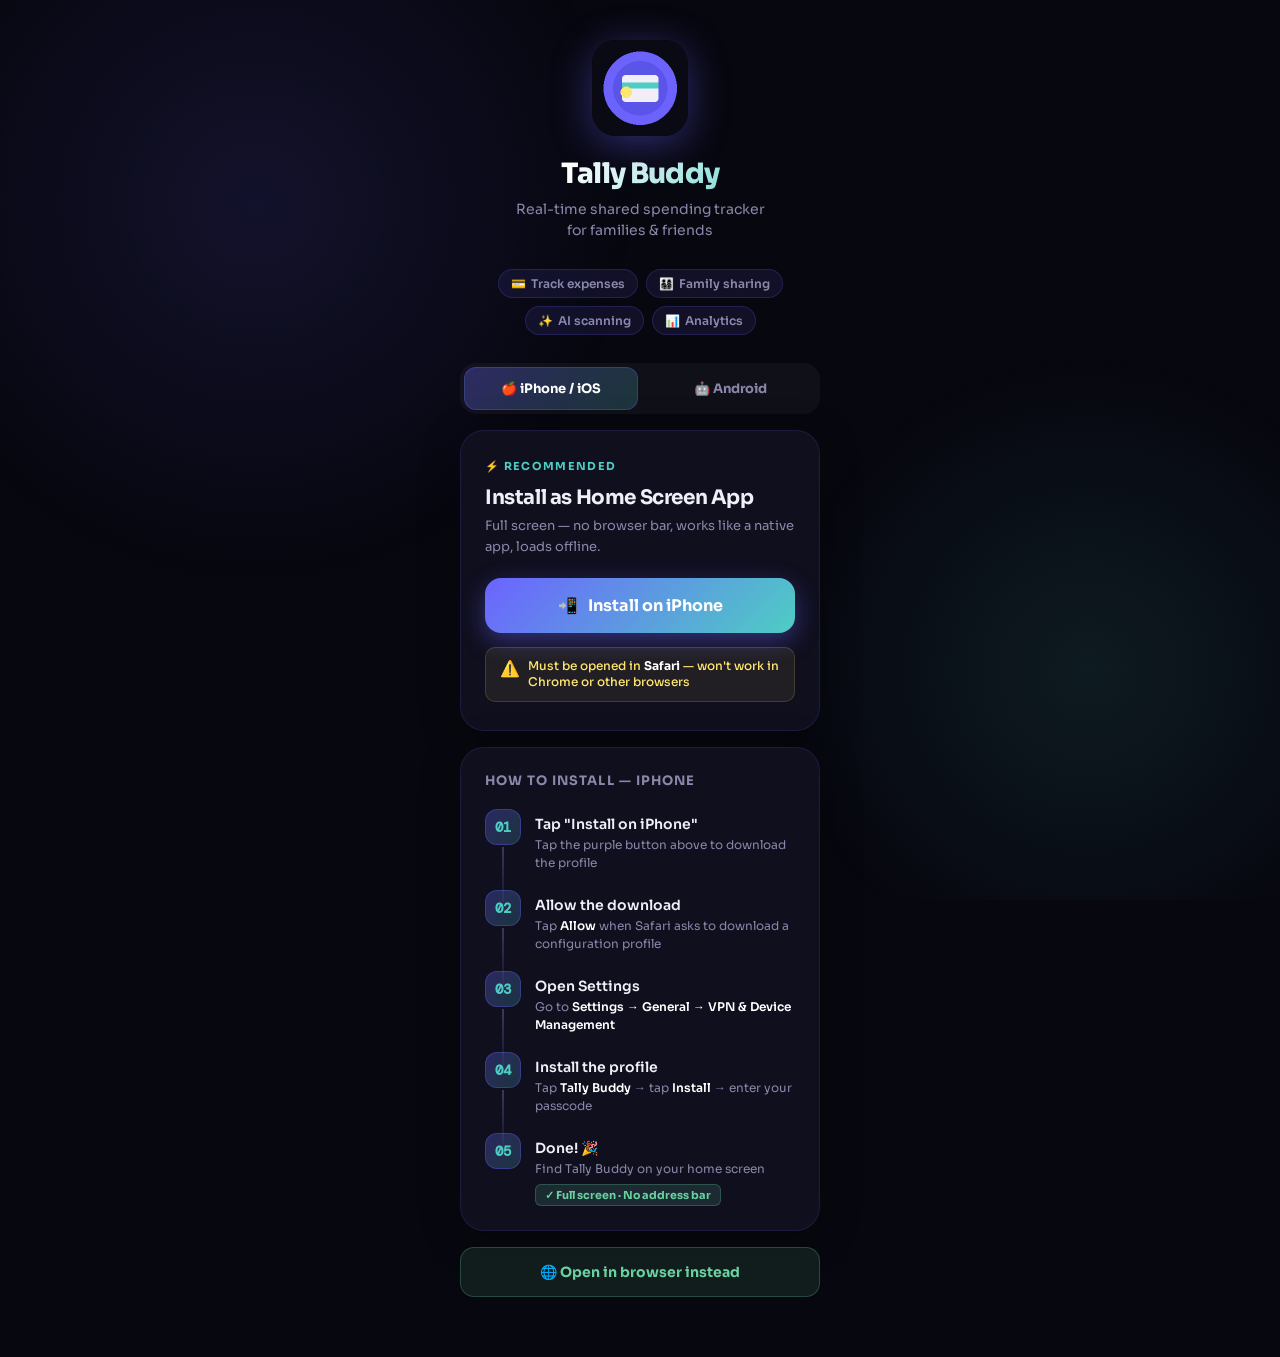
<file: install.html>
<!DOCTYPE html>
<html lang="en">
<head>
<meta charset="UTF-8">
<meta name="viewport" content="width=device-width, initial-scale=1.0">
<title>Install Tally Buddy</title>
<link rel="preconnect" href="https://fonts.googleapis.com">
<link href="https://fonts.googleapis.com/css2?family=Sora:wght@300;400;600;700;800&family=DM+Mono:wght@400;500&display=swap" rel="stylesheet">
<style>
  :root{--bg:#07070F;--card:#0F0F1E;--accent:#6C63FF;--accent2:#4ECDC4;--green:#69D2A0;--yellow:#FFE66D;--text:#F0EEF6;--muted:#8A88AA;--dim:#3A3860;--border:rgba(108,99,255,0.15)}
  *{box-sizing:border-box;margin:0;padding:0}
  body{font-family:'Sora',sans-serif;background:var(--bg);color:var(--text);min-height:100vh;overflow-x:hidden}
  .bg-glow{position:fixed;inset:0;pointer-events:none;z-index:0;overflow:hidden}
  .bg-glow::before{content:'';position:absolute;top:-20%;left:-10%;width:60vw;height:60vw;border-radius:50%;background:radial-gradient(circle,rgba(108,99,255,0.12),transparent 70%);animation:drift1 8s ease-in-out infinite alternate}
  .bg-glow::after{content:'';position:absolute;bottom:-10%;right:-10%;width:50vw;height:50vw;border-radius:50%;background:radial-gradient(circle,rgba(78,205,196,0.1),transparent 70%);animation:drift2 10s ease-in-out infinite alternate}
  @keyframes drift1{from{transform:translate(0,0)}to{transform:translate(5vw,3vh)}}
  @keyframes drift2{from{transform:translate(0,0)}to{transform:translate(-4vw,-5vh)}}
  .wrapper{position:relative;z-index:1;max-width:400px;margin:0 auto;padding:40px 20px 60px}
  .header{text-align:center;margin-bottom:28px;animation:fadeUp 0.6s ease both}
  .app-icon{width:96px;height:96px;border-radius:24px;margin:0 auto 20px;display:block;box-shadow:0 8px 40px rgba(108,99,255,0.4);animation:iconPop 0.7s cubic-bezier(.22,.68,0,1.3) both}
  .app-name{font-size:28px;font-weight:800;letter-spacing:-0.03em;background:linear-gradient(135deg,#fff 30%,var(--accent2));-webkit-background-clip:text;-webkit-text-fill-color:transparent;background-clip:text;margin-bottom:8px}
  .app-tagline{font-size:14px;color:var(--muted);line-height:1.5}
  .features{display:flex;gap:8px;justify-content:center;flex-wrap:wrap;margin:16px 0 28px;animation:fadeUp 0.6s 0.1s ease both}
  .pill{display:flex;align-items:center;gap:5px;padding:6px 12px;border-radius:999px;background:rgba(108,99,255,0.1);border:1px solid rgba(108,99,255,0.2);font-size:12px;font-weight:600;color:var(--muted)}
  .platform-tabs{display:flex;gap:6px;margin-bottom:16px;background:rgba(255,255,255,0.04);border-radius:16px;padding:4px;animation:fadeUp 0.6s 0.15s ease both}
  .platform-tab{flex:1;padding:12px 8px;border-radius:12px;font-size:13px;font-weight:700;font-family:'Sora',sans-serif;background:transparent;color:var(--muted);border:none;cursor:pointer;transition:all 0.2s;display:flex;align-items:center;justify-content:center;gap:6px}
  .platform-tab.active{background:linear-gradient(135deg,rgba(108,99,255,0.3),rgba(78,205,196,0.2));color:#fff;border:1px solid rgba(108,99,255,0.3)}
  .cta-card{background:var(--card);border:1px solid var(--border);border-radius:24px;padding:28px 24px;margin-bottom:16px;animation:fadeUp 0.6s 0.2s ease both;box-shadow:0 8px 40px rgba(0,0,0,0.3)}
  .cta-label{font-size:11px;letter-spacing:0.12em;text-transform:uppercase;color:var(--accent2);font-weight:700;margin-bottom:12px}
  .cta-title{font-size:20px;font-weight:700;margin-bottom:6px;letter-spacing:-0.02em}
  .cta-sub{font-size:13px;color:var(--muted);margin-bottom:20px;line-height:1.6}
  .install-btn{display:flex;align-items:center;justify-content:center;gap:10px;width:100%;padding:17px;border-radius:16px;background:linear-gradient(135deg,var(--accent),var(--accent2));color:#fff;font-size:16px;font-weight:700;font-family:'Sora',sans-serif;text-decoration:none;border:none;cursor:pointer;box-shadow:0 8px 24px rgba(108,99,255,0.4);transition:transform 0.15s}
  .install-btn:active{transform:scale(0.97)}
  .android-btn{display:flex;align-items:center;justify-content:center;gap:10px;width:100%;padding:17px;border-radius:16px;background:linear-gradient(135deg,#34A853,#4ECDC4);color:#fff;font-size:16px;font-weight:700;font-family:'Sora',sans-serif;text-decoration:none;border:none;cursor:pointer;box-shadow:0 8px 24px rgba(52,168,83,0.35);transition:transform 0.15s}
  .android-btn:active{transform:scale(0.97)}
  .note-box{display:flex;align-items:flex-start;gap:8px;margin-top:14px;padding:10px 14px;border-radius:10px;background:rgba(255,230,109,0.08);border:1px solid rgba(255,230,109,0.15)}
  .note-box p{font-size:12px;color:var(--yellow);font-weight:500;line-height:1.4}
  .note-box p strong{color:#fff}
  .note-box.green{background:rgba(105,210,160,0.08);border-color:rgba(105,210,160,0.2)}
  .note-box.green p{color:var(--green)}
  .steps-card{background:var(--card);border:1px solid var(--border);border-radius:24px;padding:24px;animation:fadeUp 0.6s 0.3s ease both;box-shadow:0 8px 40px rgba(0,0,0,0.3)}
  .steps-title{font-size:13px;font-weight:700;color:var(--muted);letter-spacing:0.08em;text-transform:uppercase;margin-bottom:20px}
  .step{display:flex;gap:14px;align-items:flex-start;margin-bottom:18px;position:relative}
  .step:last-child{margin-bottom:0}
  .step::before{content:'';position:absolute;left:17px;top:38px;width:2px;height:calc(100% + 4px);background:linear-gradient(to bottom,var(--dim),transparent)}
  .step:last-child::before{display:none}
  .step-num{width:36px;height:36px;border-radius:12px;flex-shrink:0;background:linear-gradient(135deg,rgba(108,99,255,0.3),rgba(78,205,196,0.2));border:1px solid rgba(108,99,255,0.3);display:flex;align-items:center;justify-content:center;font-size:14px;font-weight:700;color:var(--accent2);font-family:'DM Mono',monospace}
  .step-num.g{background:linear-gradient(135deg,rgba(52,168,83,0.3),rgba(78,205,196,0.2));border-color:rgba(52,168,83,0.3);color:var(--green)}
  .step-content{flex:1;padding-top:6px}
  .step-heading{font-size:14px;font-weight:600;color:var(--text);margin-bottom:3px}
  .step-detail{font-size:12px;color:var(--muted);line-height:1.5}
  .step-detail strong{color:#fff;font-weight:600}
  .step-badge{display:inline-flex;align-items:center;gap:4px;padding:3px 9px;border-radius:6px;background:rgba(105,210,160,0.15);border:1px solid rgba(105,210,160,0.25);font-size:11px;font-weight:700;color:var(--green);margin-top:6px}
  .open-btn{display:flex;align-items:center;justify-content:center;gap:8px;width:100%;padding:15px;margin-top:16px;border-radius:14px;background:rgba(105,210,160,0.1);border:1px solid rgba(105,210,160,0.25);color:var(--green);font-size:14px;font-weight:700;font-family:'Sora',sans-serif;text-decoration:none;cursor:pointer;transition:all 0.15s;animation:fadeUp 0.6s 0.4s ease both}
  .open-btn:active{transform:scale(0.97)}
  .hidden{display:none!important}
  @keyframes fadeUp{from{opacity:0;transform:translateY(20px)}to{opacity:1;transform:translateY(0)}}
  @keyframes iconPop{from{opacity:0;transform:scale(0.6)}to{opacity:1;transform:scale(1)}}
</style>
</head>
<body>
<div class="bg-glow"></div>
<div class="wrapper">

  <div class="header">
    <img class="app-icon" src="[data-uri]" alt="Tally Buddy">
    <h1 class="app-name">Tally Buddy</h1>
    <p class="app-tagline">Real-time shared spending tracker<br>for families & friends</p>
  </div>

  <div class="features">
    <div class="pill"><span>💳</span> Track expenses</div>
    <div class="pill"><span>👨‍👩‍👧‍👦</span> Family sharing</div>
    <div class="pill"><span>✨</span> AI scanning</div>
    <div class="pill"><span>📊</span> Analytics</div>
  </div>

  <div class="platform-tabs">
    <button class="platform-tab active" id="tab-ios" onclick="switchPlatform('ios')">🍎 iPhone / iOS</button>
    <button class="platform-tab" id="tab-android" onclick="switchPlatform('android')">🤖 Android</button>
  </div>

  <!-- iOS -->
  <div id="section-ios">
    <div class="cta-card">
      <p class="cta-label">⚡ Recommended</p>
      <h2 class="cta-title">Install as Home Screen App</h2>
      <p class="cta-sub">Full screen — no browser bar, works like a native app, loads offline.</p>
      <a class="install-btn" href="[data-uri]">
        <span>📲</span> Install on iPhone
      </a>
      <div class="note-box">
        <span>⚠️</span>
        <p>Must be opened in <strong>Safari</strong> — won't work in Chrome or other browsers</p>
      </div>
    </div>
    <div class="steps-card">
      <p class="steps-title">How to install — iPhone</p>
      <div class="step"><div class="step-num">01</div><div class="step-content"><p class="step-heading">Tap "Install on iPhone"</p><p class="step-detail">Tap the purple button above to download the profile</p></div></div>
      <div class="step"><div class="step-num">02</div><div class="step-content"><p class="step-heading">Allow the download</p><p class="step-detail">Tap <strong>Allow</strong> when Safari asks to download a configuration profile</p></div></div>
      <div class="step"><div class="step-num">03</div><div class="step-content"><p class="step-heading">Open Settings</p><p class="step-detail">Go to <strong>Settings → General → VPN & Device Management</strong></p></div></div>
      <div class="step"><div class="step-num">04</div><div class="step-content"><p class="step-heading">Install the profile</p><p class="step-detail">Tap <strong>Tally Buddy</strong> → tap <strong>Install</strong> → enter your passcode</p></div></div>
      <div class="step"><div class="step-num">05</div><div class="step-content"><p class="step-heading">Done! 🎉</p><p class="step-detail">Find Tally Buddy on your home screen</p><div class="step-badge">✓ Full screen · No address bar</div></div></div>
    </div>
  </div>

  <!-- Android -->
  <div id="section-android" class="hidden">
    <div class="cta-card">
      <p class="cta-label" style="color:#69D2A0">⚡ Easy Install</p>
      <h2 class="cta-title">Install as Home Screen App</h2>
      <p class="cta-sub">Android makes this even easier — no profile needed. Just use Chrome and tap "Add to Home Screen".</p>
      <a class="android-btn" href="https://heraline.github.io/Tally-Buddy/">
        <span>🚀</span> Open App in Chrome
      </a>
      <div class="note-box green" style="margin-top:14px">
        <span>✅</span>
        <p>Use <strong>Google Chrome</strong> on Android for the best install experience</p>
      </div>
    </div>
    <div class="steps-card">
      <p class="steps-title">How to install — Android</p>
      <div class="step"><div class="step-num g">01</div><div class="step-content"><p class="step-heading">Open in Chrome</p><p class="step-detail">Tap the green button above to open Tally Buddy in Chrome</p></div></div>
      <div class="step"><div class="step-num g">02</div><div class="step-content"><p class="step-heading">Tap the menu</p><p class="step-detail">Tap the <strong>⋮ three dots</strong> in the top right corner of Chrome</p></div></div>
      <div class="step"><div class="step-num g">03</div><div class="step-content"><p class="step-heading">Add to Home Screen</p><p class="step-detail">Tap <strong>"Add to Home Screen"</strong> or <strong>"Install App"</strong></p></div></div>
      <div class="step"><div class="step-num g">04</div><div class="step-content"><p class="step-heading">Confirm install</p><p class="step-detail">Tap <strong>Add</strong> or <strong>Install</strong> on the popup that appears</p></div></div>
      <div class="step"><div class="step-num g">05</div><div class="step-content"><p class="step-heading">Done! 🎉</p><p class="step-detail">Find Tally Buddy on your home screen</p><div class="step-badge">✓ Full screen · Works like a native app</div></div></div>
    </div>
  </div>

  <a class="open-btn" href="https://heraline.github.io/Tally-Buddy/">🌐 Open in browser instead</a>

</div>
<script>
function switchPlatform(p){
  document.getElementById('section-ios').classList.toggle('hidden',p!=='ios');
  document.getElementById('section-android').classList.toggle('hidden',p!=='android');
  document.getElementById('tab-ios').classList.toggle('active',p==='ios');
  document.getElementById('tab-android').classList.toggle('active',p==='android');
}
// Auto-detect platform
if(/android/i.test(navigator.userAgent)){switchPlatform('android');}
else{switchPlatform('ios');}
</script>
</body>
</html>
</file>
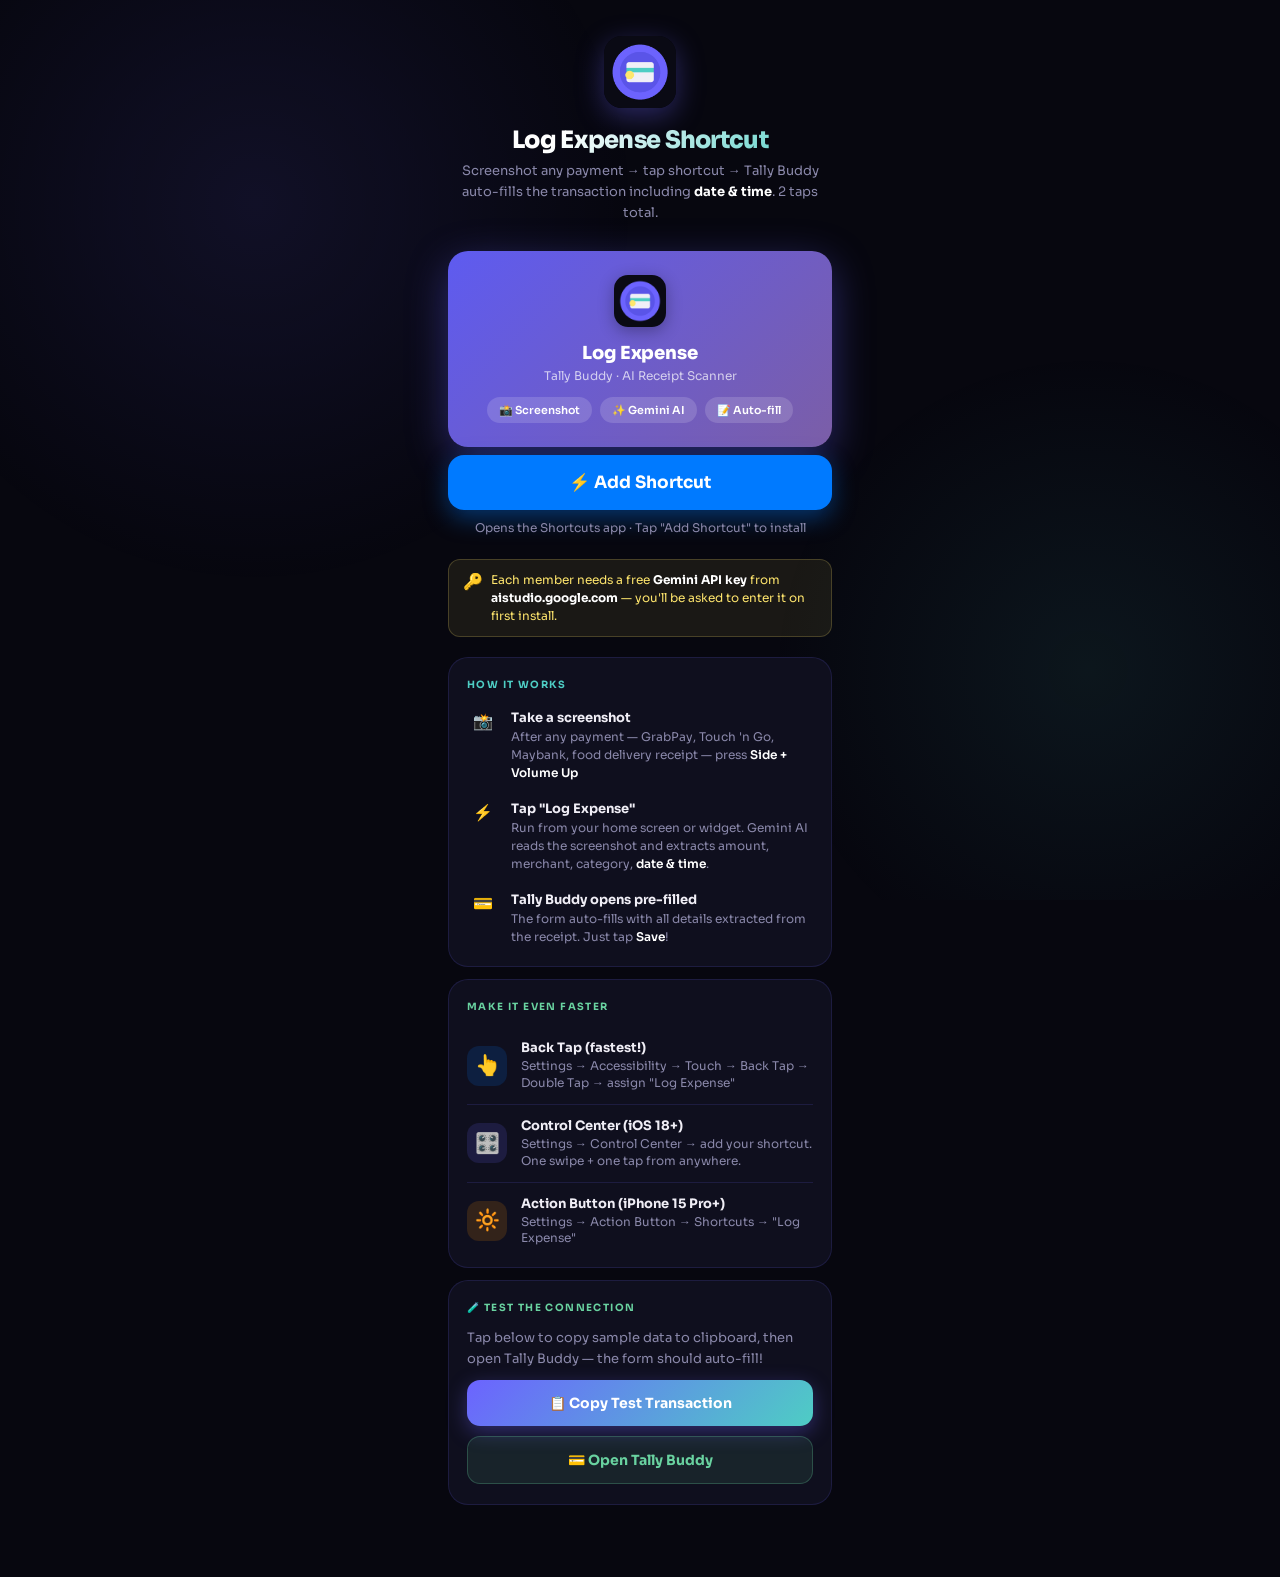
<file: shortcut-guide.html>
<!DOCTYPE html>
<html lang="en">
<head>
<meta charset="UTF-8">
<meta name="viewport" content="width=device-width, initial-scale=1.0">
<title>Tally Buddy — Log Expense Shortcut</title>
<link href="https://fonts.googleapis.com/css2?family=Sora:wght@400;600;700;800&family=DM+Mono:wght@400;500&display=swap" rel="stylesheet">
<style>
  :root{--bg:#07070F;--card:#0F0F1E;--card2:#141428;--accent:#6C63FF;--accent2:#4ECDC4;--green:#69D2A0;--yellow:#FFE66D;--red:#FF6B6B;--text:#F0EEF6;--muted:#8A88AA;--dim:#3A3860;--border:rgba(108,99,255,0.15)}
  *{box-sizing:border-box;margin:0;padding:0}
  body{font-family:'Sora',sans-serif;background:var(--bg);color:var(--text);min-height:100vh}
  .bg-glow{position:fixed;inset:0;pointer-events:none;z-index:0;overflow:hidden}
  .bg-glow::before{content:'';position:absolute;top:-20%;left:-10%;width:60vw;height:60vw;border-radius:50%;background:radial-gradient(circle,rgba(108,99,255,0.1),transparent 70%);animation:drift1 8s ease-in-out infinite alternate}
  .bg-glow::after{content:'';position:absolute;bottom:-10%;right:-10%;width:50vw;height:50vw;border-radius:50%;background:radial-gradient(circle,rgba(78,205,196,0.08),transparent 70%);animation:drift2 10s ease-in-out infinite alternate}
  @keyframes drift1{from{transform:translate(0,0)}to{transform:translate(5vw,3vh)}}
  @keyframes drift2{from{transform:translate(0,0)}to{transform:translate(-4vw,-5vh)}}
  .wrapper{position:relative;z-index:1;max-width:420px;margin:0 auto;padding:36px 18px 60px}

  /* Header */
  .header{text-align:center;margin-bottom:28px;animation:fadeUp 0.5s ease both}
  .header img{width:72px;height:72px;border-radius:18px;margin-bottom:12px;box-shadow:0 8px 28px rgba(108,99,255,0.35)}
  .header h1{font-size:24px;font-weight:800;letter-spacing:-0.03em;background:linear-gradient(135deg,#fff 30%,var(--accent2));-webkit-background-clip:text;-webkit-text-fill-color:transparent;background-clip:text;margin-bottom:6px}
  .header p{font-size:13px;color:var(--muted);line-height:1.6}

  /* Shortcut preview card */
  .shortcut-preview{background:linear-gradient(135deg,#5E5BF0,#7B5EA7);border-radius:20px;padding:24px;margin-bottom:8px;text-align:center;animation:fadeUp 0.5s 0.1s ease both;box-shadow:0 12px 40px rgba(94,91,240,0.4)}
  .shortcut-icon{margin-bottom:10px}
  .shortcut-icon img{width:52px;height:52px;border-radius:14px;box-shadow:0 4px 16px rgba(0,0,0,0.3)}
  .shortcut-name{font-size:18px;font-weight:800;color:#fff;letter-spacing:-0.01em;margin-bottom:4px}
  .shortcut-sub{font-size:12px;color:rgba(255,255,255,0.7)}
  .shortcut-actions{display:flex;gap:8px;margin-top:14px;justify-content:center;flex-wrap:wrap}
  .action-pill{display:flex;align-items:center;gap:6px;background:rgba(255,255,255,0.15);border-radius:999px;padding:6px 12px;font-size:11px;font-weight:600;color:#fff}

  /* Add shortcut button */
  .add-btn{display:flex;align-items:center;justify-content:center;gap:10px;width:100%;padding:17px;border-radius:16px;background:#007AFF;color:#fff;font-size:17px;font-weight:700;font-family:'Sora',sans-serif;text-decoration:none;border:none;cursor:pointer;box-shadow:0 8px 24px rgba(0,122,255,0.4);margin-bottom:10px;animation:fadeUp 0.5s 0.2s ease both;transition:transform 0.15s,opacity 0.15s}
  .add-btn:active{transform:scale(0.97);opacity:0.9}
  .note{font-size:12px;color:var(--muted);text-align:center;margin-bottom:24px;animation:fadeUp 0.5s 0.25s ease both}

  /* Warning */
  .warn{background:rgba(255,230,109,0.08);border:1px solid rgba(255,230,109,0.2);border-radius:12px;padding:11px 14px;margin-bottom:20px;display:flex;gap:8px;align-items:flex-start;animation:fadeUp 0.5s 0.28s ease both}
  .warn p{font-size:12px;color:var(--yellow);line-height:1.5}
  .warn p b{color:#fff}

  /* Section cards */
  .section{background:var(--card);border:1px solid var(--border);border-radius:20px;padding:20px 18px;margin-bottom:12px}
  .section-label{font-size:10px;letter-spacing:0.14em;text-transform:uppercase;font-weight:700;margin-bottom:14px;color:var(--accent2)}
  .section-label.green{color:var(--green)}
  .section-label.purple{color:var(--accent)}

  /* Steps */
  .step{display:flex;gap:12px;margin-bottom:14px;align-items:flex-start}
  .step:last-child{margin-bottom:0}
  .sn{width:32px;height:32px;border-radius:10px;flex-shrink:0;display:flex;align-items:center;justify-content:center;font-size:16px}
  .sb{flex:1;padding-top:4px}
  .sb strong{font-size:13px;font-weight:700;color:var(--text);display:block;margin-bottom:2px}
  .sb p{font-size:12px;color:var(--muted);line-height:1.5}
  .sb p b{color:#fff;font-weight:600}

  /* Options */
  .option-row{display:flex;align-items:center;gap:14px;padding:12px 0;border-bottom:1px solid var(--border)}
  .option-row:last-child{border-bottom:none;padding-bottom:0}
  .option-row:first-child{padding-top:0}
  .option-icon{width:40px;height:40px;border-radius:12px;display:flex;align-items:center;justify-content:center;font-size:20px;flex-shrink:0}
  .option-icon.blue{background:rgba(0,122,255,0.15)}
  .option-icon.purple{background:rgba(108,99,255,0.15)}
  .option-icon.orange{background:rgba(255,149,0,0.15)}
  .option-text strong{font-size:13px;font-weight:700;display:block;margin-bottom:2px}
  .option-text p{font-size:12px;color:var(--muted);line-height:1.4}

  /* Buttons */
  .btn{display:flex;align-items:center;justify-content:center;gap:8px;width:100%;padding:14px;border-radius:13px;font-size:14px;font-weight:700;font-family:'Sora',sans-serif;text-decoration:none;border:none;cursor:pointer;margin-top:10px;transition:transform 0.15s}
  .btn:active{transform:scale(0.97)}
  .btn-purple{background:linear-gradient(135deg,var(--accent),var(--accent2));color:#fff;box-shadow:0 6px 20px rgba(108,99,255,0.35)}
  .btn-green{background:rgba(105,210,160,0.1);border:1px solid rgba(105,210,160,0.25);color:var(--green)}

  /* Animations */
  .a1{animation:fadeUp 0.5s 0.3s ease both}
  .a2{animation:fadeUp 0.5s 0.38s ease both}
  .a3{animation:fadeUp 0.5s 0.46s ease both}
  @keyframes fadeUp{from{opacity:0;transform:translateY(14px)}to{opacity:1;transform:translateY(0)}}
</style>
</head>
<body>
<div class="bg-glow"></div>
<div class="wrapper">

  <!-- Header -->
  <div class="header">
    <img src="[data-uri]" alt="Tally Buddy">
    <h1>Log Expense Shortcut</h1>
    <p>Screenshot any payment → tap shortcut → Tally Buddy auto-fills the transaction including <strong style="color:#fff">date & time</strong>. 2 taps total.</p>
  </div>

  <!-- Shortcut preview card -->
  <div class="shortcut-preview">
    <div class="shortcut-icon">
      <img src="[data-uri]" alt="Tally Buddy">
    </div>
    <div class="shortcut-name">Log Expense</div>
    <div class="shortcut-sub">Tally Buddy · AI Receipt Scanner</div>
    <div class="shortcut-actions">
      <div class="action-pill">📸 Screenshot</div>
      <div class="action-pill">✨ Gemini AI</div>
      <div class="action-pill">📝 Auto-fill</div>
    </div>
  </div>

  <!-- Add Shortcut button -->
  <a class="add-btn" href="https://www.icloud.com/shortcuts/8bfb38fd108b479292a52e0fbb4fbf55">
    ⚡ Add Shortcut
  </a>
  <p class="note">Opens the Shortcuts app · Tap "Add Shortcut" to install</p>

  <!-- Warning -->
  <div class="warn">
    <span>🔑</span>
    <p>Each member needs a free <b>Gemini API key</b> from <b>aistudio.google.com</b> — you'll be asked to enter it on first install.</p>
  </div>

  <!-- How it works -->
  <div class="section a1">
    <p class="section-label">How it works</p>
    <div class="step">
      <div class="sn">📸</div>
      <div class="sb">
        <strong>Take a screenshot</strong>
        <p>After any payment — GrabPay, Touch 'n Go, Maybank, food delivery receipt — press <b>Side + Volume Up</b></p>
      </div>
    </div>
    <div class="step">
      <div class="sn">⚡</div>
      <div class="sb">
        <strong>Tap "Log Expense"</strong>
        <p>Run from your home screen or widget. Gemini AI reads the screenshot and extracts amount, merchant, category, <b>date & time</b>.</p>
      </div>
    </div>
    <div class="step">
      <div class="sn">💳</div>
      <div class="sb">
        <strong>Tally Buddy opens pre-filled</strong>
        <p>The form auto-fills with all details extracted from the receipt. Just tap <b>Save</b>!</p>
      </div>
    </div>
  </div>

  <!-- Make it even faster -->
  <div class="section a2">
    <p class="section-label green">Make it even faster</p>
    <div class="option-row">
      <div class="option-icon blue">👆</div>
      <div class="option-text">
        <strong>Back Tap (fastest!)</strong>
        <p>Settings → Accessibility → Touch → Back Tap → Double Tap → assign "Log Expense"</p>
      </div>
    </div>
    <div class="option-row">
      <div class="option-icon purple">🎛️</div>
      <div class="option-text">
        <strong>Control Center (iOS 18+)</strong>
        <p>Settings → Control Center → add your shortcut. One swipe + one tap from anywhere.</p>
      </div>
    </div>
    <div class="option-row">
      <div class="option-icon orange">🔆</div>
      <div class="option-text">
        <strong>Action Button (iPhone 15 Pro+)</strong>
        <p>Settings → Action Button → Shortcuts → "Log Expense"</p>
      </div>
    </div>
  </div>

  <!-- Test -->
  <div class="section a3">
    <p class="section-label green">🧪 Test the connection</p>
    <p style="font-size:13px;color:var(--muted);line-height:1.6">Tap below to copy sample data to clipboard, then open Tally Buddy — the form should auto-fill!</p>
    <button class="btn btn-purple" onclick="testClipboard()">📋 Copy Test Transaction</button>
    <a class="btn btn-green" href="https://heraline.github.io/Tally-Buddy/">💳 Open Tally Buddy</a>
    <p id="ts" style="font-size:12px;color:var(--green);text-align:center;margin-top:10px;display:none">✓ Copied! Now open Tally Buddy above →</p>
  </div>

</div>
<script>
function testClipboard(){
  var now=new Date();
  var data=JSON.stringify({fw_shortcut:true,amount:24.90,desc:'Touch n Go',cat:'transport',subcat:'toll',
    date:now.toISOString().slice(0,10),
    time:now.getHours().toString().padStart(2,'0')+':'+now.getMinutes().toString().padStart(2,'0'),
    cur:'MYR',notes:'Highway toll payment'});
  navigator.clipboard.writeText(data).then(function(){
    document.getElementById('ts').style.display='block';
  }).catch(function(){alert('Cannot access clipboard. Open this page in Safari on iPhone.');});
}
</script>
</body>
</html>
</file>
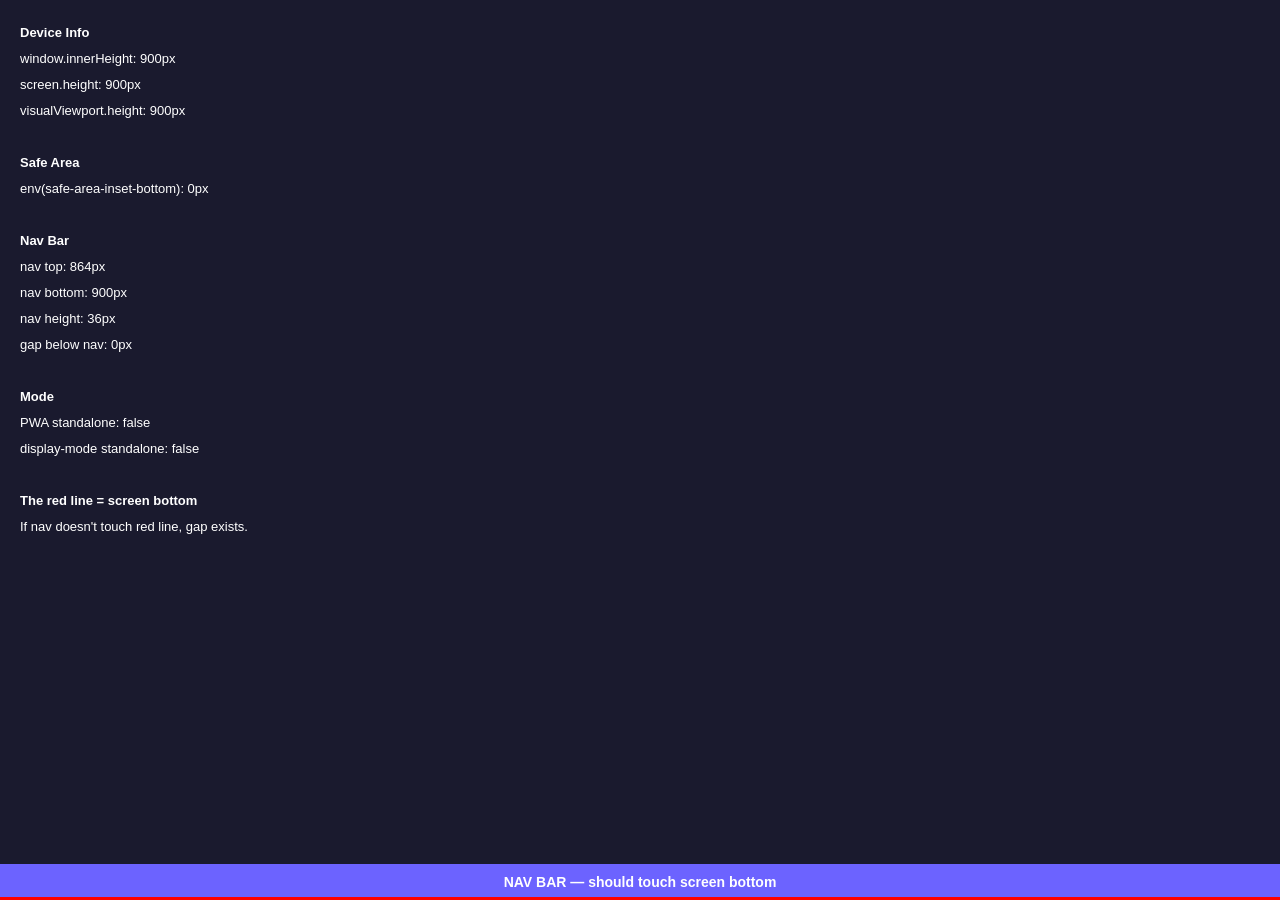
<file: test.html>
<!DOCTYPE html>
<html>
<head>
<meta charset="UTF-8">
<meta name="viewport" content="width=device-width, initial-scale=1.0, viewport-fit=cover">
<meta name="apple-mobile-web-app-capable" content="yes">
<meta name="apple-mobile-web-app-status-bar-style" content="black-translucent">
<title>Gap Test</title>
<style>
  *{margin:0;padding:0;box-sizing:border-box}
  html,body{height:100%;background:#1a1a2e;color:white;font-family:sans-serif}
  body{display:flex;flex-direction:column}

  #info{flex:1;padding:20px;font-size:13px;line-height:2;overflow:auto}
  
  /* THE NAV — same as your app */
  #nav{
    position:fixed;
    bottom:0;left:0;right:0;
    background:#6C63FF;
    padding:10px 30px;
    padding-bottom:calc(10px + env(safe-area-inset-bottom));
    text-align:center;
    font-size:14px;font-weight:bold;
    z-index:50;
  }

  /* Red line to show where screen bottom actually is */
  #marker{
    position:fixed;
    bottom:0;left:0;right:0;
    height:3px;
    background:red;
    z-index:999;
  }
</style>
</head>
<body>
<div id="info">Loading measurements...</div>
<div id="nav">NAV BAR — should touch screen bottom</div>
<div id="marker"></div>

<script>
function measure(){
  var info = document.getElementById('info');
  var nav = document.getElementById('nav');
  var navRect = nav.getBoundingClientRect();
  
  // Measure safe area with probe
  var probe = document.createElement('div');
  probe.style.cssText = 'position:fixed;bottom:0;left:0;width:1px;height:env(safe-area-inset-bottom,0px);background:transparent';
  document.body.appendChild(probe);
  var safeArea = probe.getBoundingClientRect().height;
  document.body.removeChild(probe);

  var isStandalone = window.navigator.standalone === true;

  info.innerHTML = 
    '<b>Device Info</b><br>' +
    'window.innerHeight: ' + window.innerHeight + 'px<br>' +
    'screen.height: ' + screen.height + 'px<br>' +
    'visualViewport.height: ' + (window.visualViewport ? window.visualViewport.height : 'N/A') + 'px<br>' +
    '<br><b>Safe Area</b><br>' +
    'env(safe-area-inset-bottom): ' + safeArea + 'px<br>' +
    '<br><b>Nav Bar</b><br>' +
    'nav top: ' + navRect.top + 'px<br>' +
    'nav bottom: ' + navRect.bottom + 'px<br>' +
    'nav height: ' + navRect.height + 'px<br>' +
    'gap below nav: ' + (window.innerHeight - navRect.bottom) + 'px<br>' +
    '<br><b>Mode</b><br>' +
    'PWA standalone: ' + isStandalone + '<br>' +
    'display-mode standalone: ' + window.matchMedia("(display-mode:standalone)").matches + '<br>' +
    '<br><b>The red line = screen bottom</b><br>' +
    'If nav doesn\'t touch red line, gap exists.<br>';
}

measure();
window.addEventListener('resize', measure);
setTimeout(measure, 500);
setTimeout(measure, 1500);
</script>
</body>
</html>
</file>
